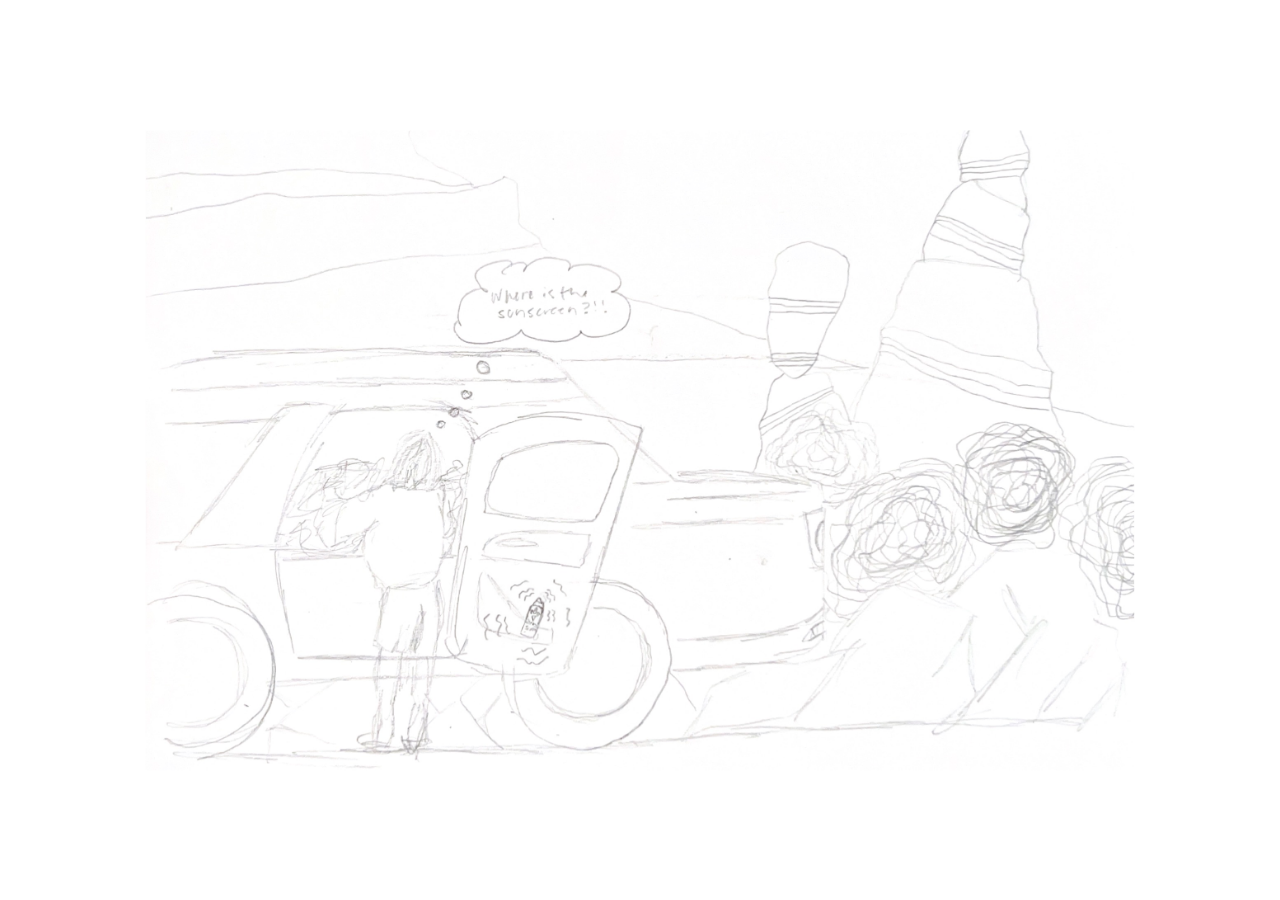
<file: index.html>
<!DOCTYPE html>
<html lang="en">
<head>
    <meta charset="UTF-8">
    <meta name="viewport" content="width=device-width, initial-scale=1.0">
    <title>Net Art</title>
    <link rel="stylesheet" href="stylsheet.css">
    <link rel="stylesheet" href="wiggle.css">
    <style>
        #corner-video {
            position: fixed;
            bottom: 20px;
            right: 20px;
            width: 160px;
            height: 90px;
            border: 2px solid white;
            z-index: 999; /* stays above the full-page link */
        }
    </style>
</head>
<body>
    <a href="Page2.html" id="bg-link"></a>

    <div class="stage" style="--bg-w: 2401; --bg-h: 1554; --x: 34.152%; --y: 69.884%; --w: 8.996%;">
        <a href="Page2.html" class="wiggle"><img src="Wiggle1.png" alt="Sunscreen bottle"></a>
    </div>

    <iframe
        id="corner-video"
        src="https://www.youtube.com/embed/WgjBaXpuSE4?enablejsapi=1&autoplay=1&mute=1&loop=1&playlist=WgjBaXpuSE4"
        title="YouTube video player"
        frameborder="0"
        allow="accelerometer; autoplay; clipboard-write; encrypted-media; gyroscope; picture-in-picture; web-share"
        referrerpolicy="strict-origin-when-cross-origin"
        allowfullscreen>
    </iframe>

    <script src="video.js"></script>
</body>
</html>
</file>
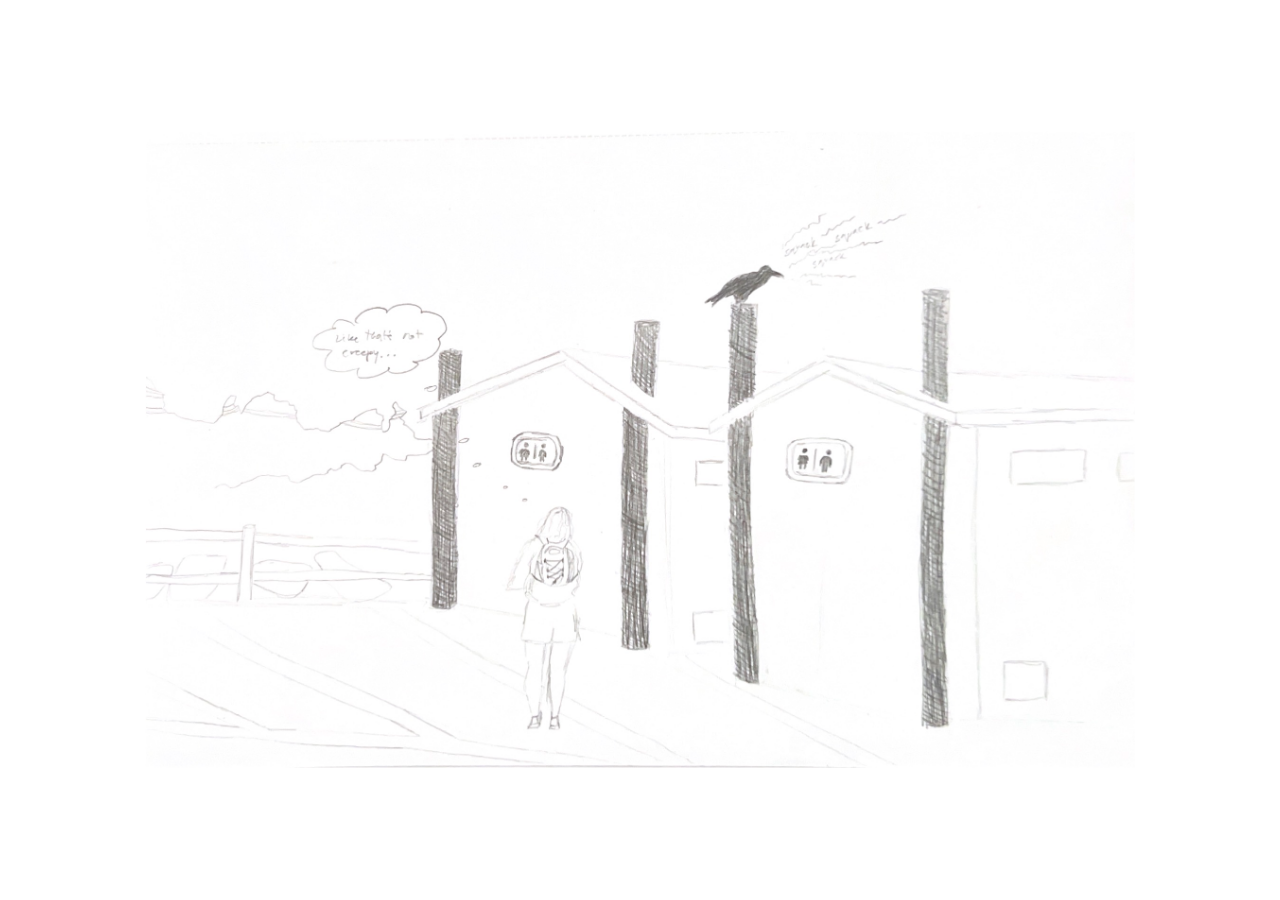
<file: Page2.html>
<!DOCTYPE html>
<html lang="en">
<head>
    <meta charset="UTF-8">
    <meta name="viewport" content="width=device-width, initial-scale=1.0">
    <title>Part_2</title>
    <link rel="stylesheet" href="stylesheet2.css">
    <link rel="stylesheet" href="wiggle.css">
<style>
        #corner-video {
            position: fixed;
            bottom: 20px;
            right: 20px;
            width: 160px;
            height: 90px;
            border: 2px solid white;
            z-index: 999; /* stays above the full-page link */
        }
    </style>
</head>
<body>
    <a href="Page3.html" id="bg2-link"></a>
    <div class="stage" style="--bg-w: 2093; --bg-h: 1347; --x: 55.423%; --y: 11.878%; --w: 21.882%;">
        <a href="Page3.html" class="wiggle"><img src="Wiggle2.png" alt=""></a>
    </div>
    <iframe
        id="corner-video"
        src="https://www.youtube.com/embed/WgjBaXpuSE4?enablejsapi=1&autoplay=1&mute=1&loop=1&playlist=WgjBaXpuSE4"
        title="YouTube video player"
        frameborder="0"
        allow="accelerometer; autoplay; clipboard-write; encrypted-media; gyroscope; picture-in-picture; web-share"
        referrerpolicy="strict-origin-when-cross-origin"
        allowfullscreen>
    </iframe>
    <script src="video.js"></script>
</body>
</html>
</file>
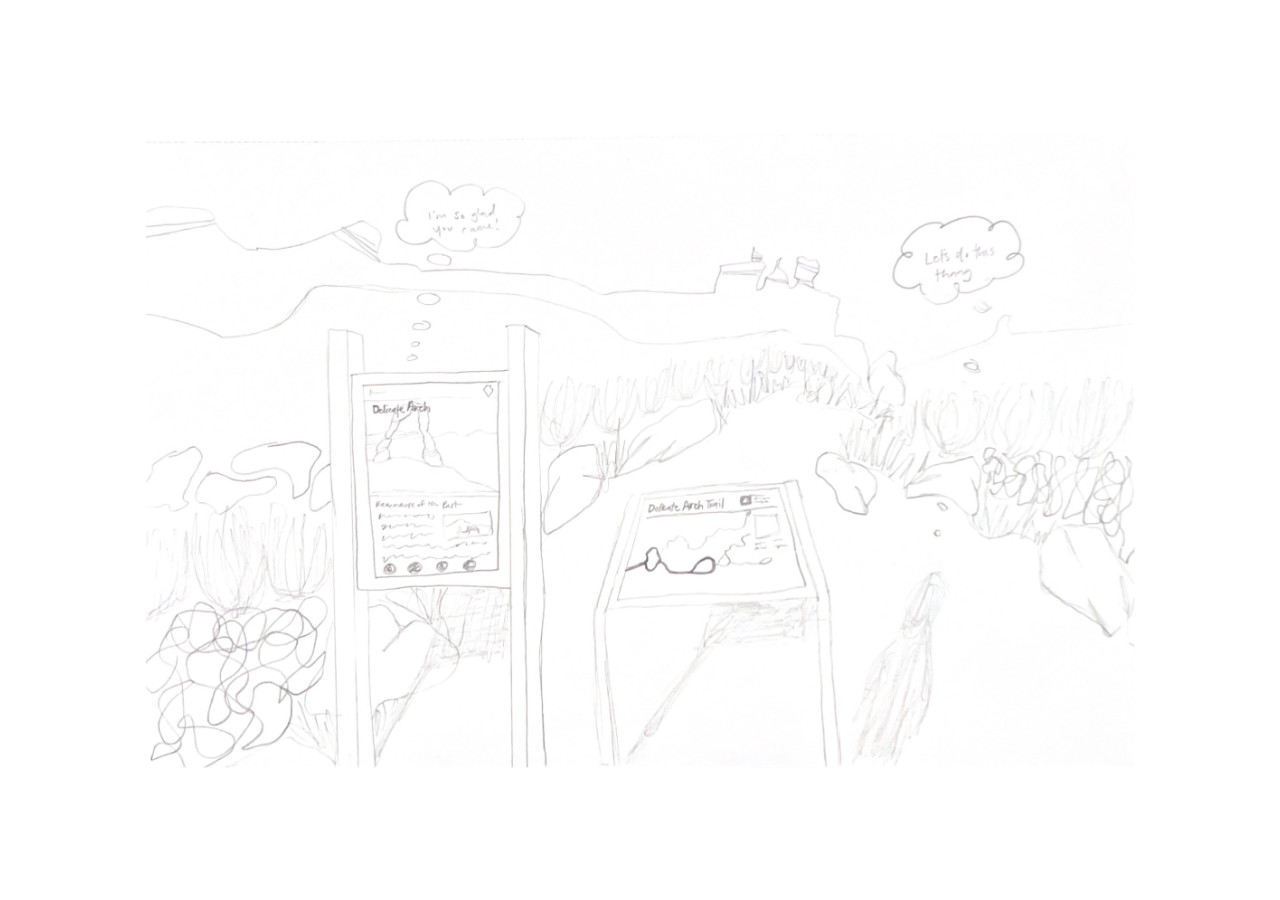
<file: Page3.html>
<!DOCTYPE html>
<html lang="en">
<head>
    <meta charset="UTF-8">
    <meta name="viewport" content="width=device-width, initial-scale=1.0">
    <title>Part 3</title>
    <link rel="stylesheet" href="stylesheet3.css">
    <link rel="stylesheet" href="wiggle.css">
<style>
        #corner-video {
            position: fixed;
            bottom: 20px;
            right: 20px;
            width: 160px;
            height: 90px;
            border: 2px solid white;
            z-index: 999; /* stays above the full-page link */
        }
    </style>
</head>
<body>
     <a href="Page4.html" id="bg3-link"></a>
    <div class="stage" style="--bg-w: 2189; --bg-h: 1404; --x: 70.078%; --y: 68.519%; --w: 12.974%;">
        <a href="Page4.html" class="wiggle"><img src="Wiggle3.png" alt=""></a>
    </div>
    <iframe
        id="corner-video"
        src="https://www.youtube.com/embed/WgjBaXpuSE4?enablejsapi=1&autoplay=1&mute=1&loop=1&playlist=WgjBaXpuSE4"
        title="YouTube video player"
        frameborder="0"
        allow="accelerometer; autoplay; clipboard-write; encrypted-media; gyroscope; picture-in-picture; web-share"
        referrerpolicy="strict-origin-when-cross-origin"
        allowfullscreen>
    </iframe>
    <script src="video.js"></script>
    </body>
</html>
</file>
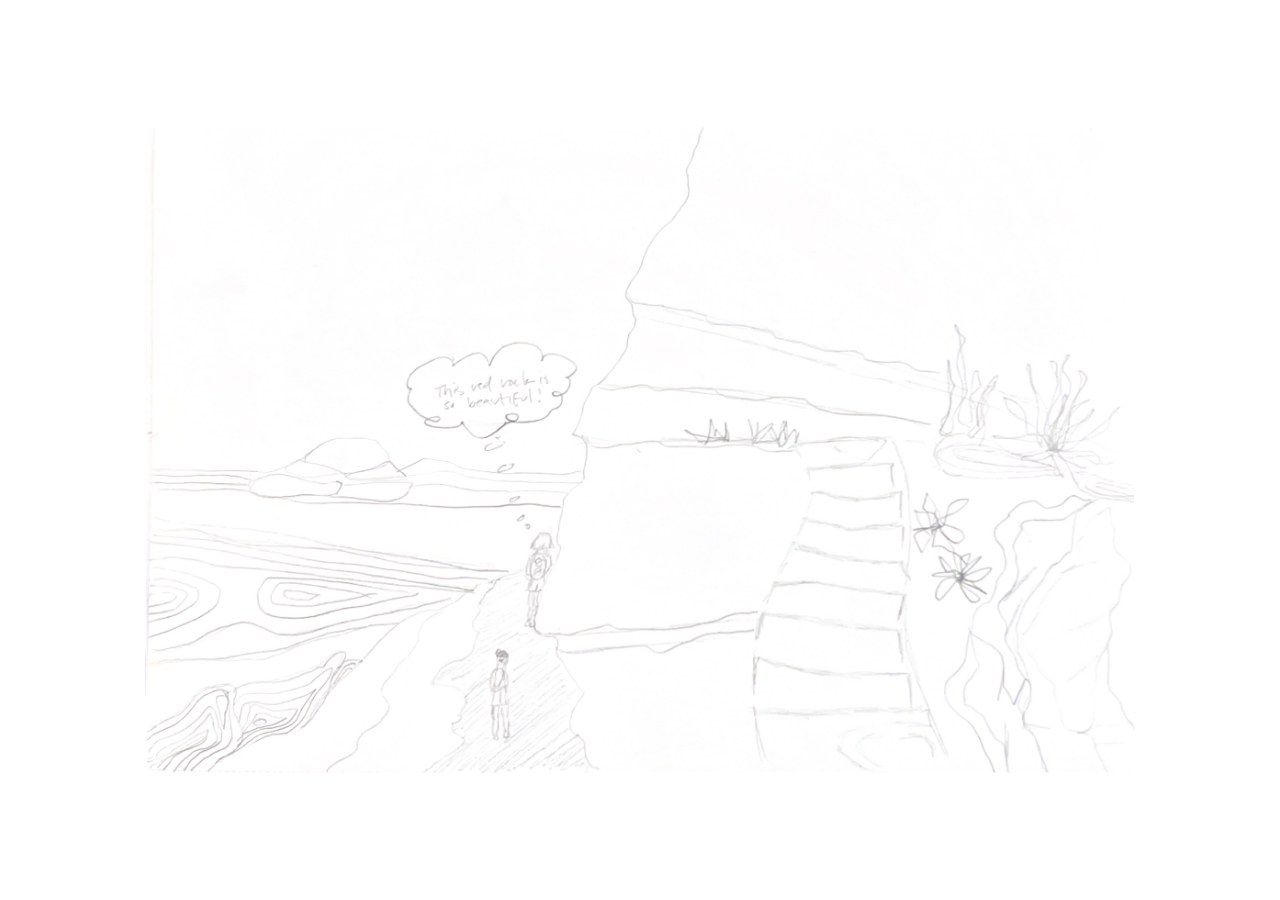
<file: Page4.html>
<!DOCTYPE html>
<html lang="en">
<head>
    <meta charset="UTF-8">
    <meta name="viewport" content="width=device-width, initial-scale=1.0">
    <title>Part 4</title>
    <link rel="stylesheet" href="stylesheet4.css">
    <link rel="stylesheet" href="wiggle.css">
<style>
        #corner-video {
            position: fixed;
            bottom: 20px;
            right: 20px;
            width: 160px;
            height: 90px;
            border: 2px solid white;
            z-index: 999; /* stays above the full-page link */
        }
    </style>
</head>
<body>
     <a href="Page5.html" id="bg4-link"></a>
    <div class="stage" style="--bg-w: 2155; --bg-h: 1407; --x: 34.524%; --y: 62.118%; --w: 7.239%;">
        <a href="Page5.html" class="wiggle"><img src="Wiggle4.png" alt=""></a>
    </div>
    <iframe
        id="corner-video"
        src="https://www.youtube.com/embed/WgjBaXpuSE4?enablejsapi=1&autoplay=1&mute=1&loop=1&playlist=WgjBaXpuSE4"
        title="YouTube video player"
        frameborder="0"
        allow="accelerometer; autoplay; clipboard-write; encrypted-media; gyroscope; picture-in-picture; web-share"
        referrerpolicy="strict-origin-when-cross-origin"
        allowfullscreen>
    </iframe>
    <script src="video.js"></script>
    </body>
</html>
</file>
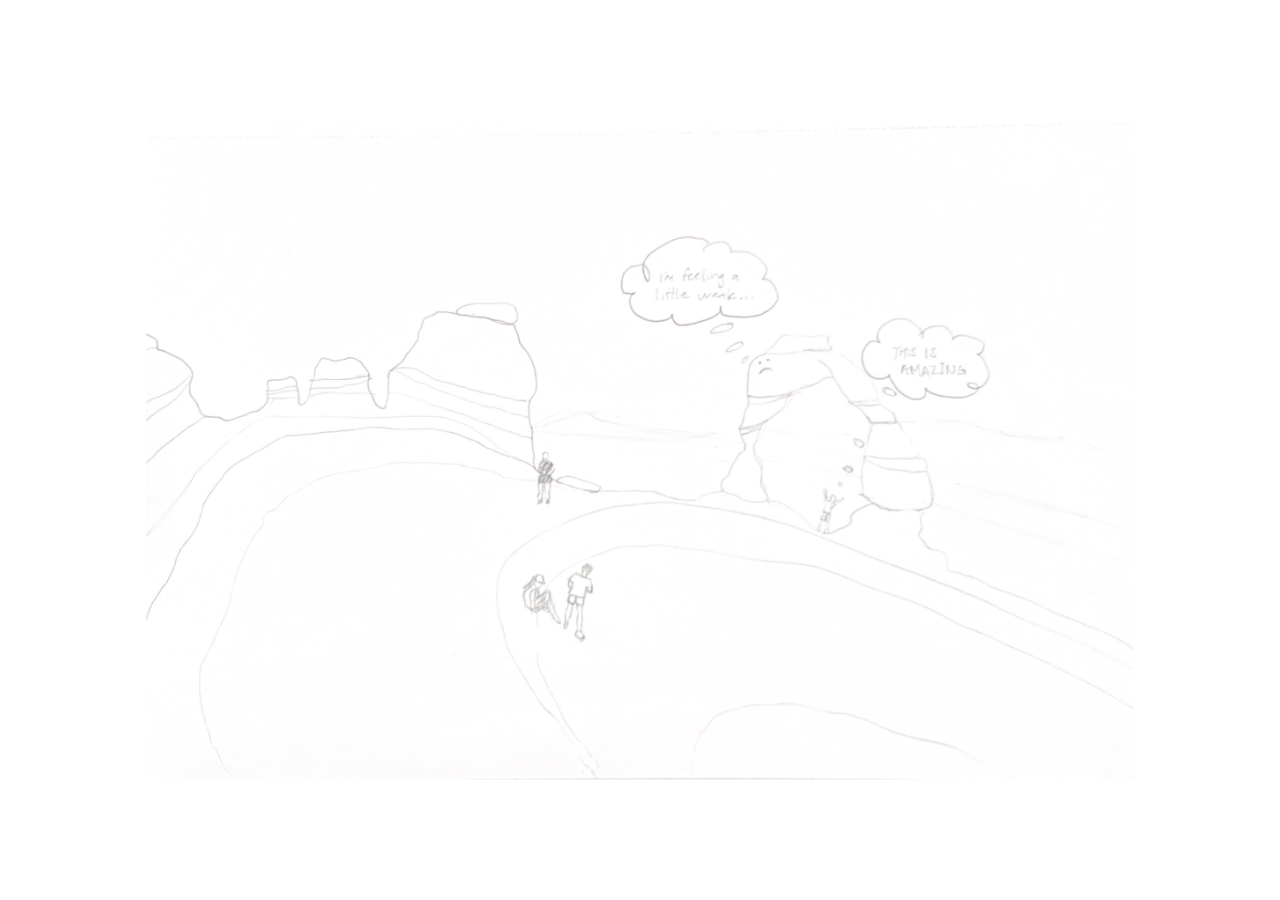
<file: Page5.html>
<!DOCTYPE html>
<html lang="en">
<head>
    <meta charset="UTF-8">
    <meta name="viewport" content="width=device-width, initial-scale=1.0">
    <title>Part 5</title>
    <link rel="stylesheet" href="stylesheet5.css">
    <link rel="stylesheet" href="wiggle.css">
<style>
        #corner-video {
            position: fixed;
            bottom: 20px;
            right: 20px;
            width: 160px;
            height: 90px;
            border: 2px solid white;
            z-index: 999; /* stays above the full-page link */
        }
    </style>
</head>
<body>
     <a href="Page6.html" id="bg5-link"></a>
    <div class="stage" style="--bg-w: 2246; --bg-h: 1495; --x: 60.997%; --y: 35.05%; --w: 4.987%;">
        <a href="Page6.html" class="wiggle"><img src="Wiggle5.png" alt=""></a>
    </div>
    <iframe
        id="corner-video"
        src="https://www.youtube.com/embed/WgjBaXpuSE4?enablejsapi=1&autoplay=1&mute=1&loop=1&playlist=WgjBaXpuSE4"
        title="YouTube video player"
        frameborder="0"
        allow="accelerometer; autoplay; clipboard-write; encrypted-media; gyroscope; picture-in-picture; web-share"
        referrerpolicy="strict-origin-when-cross-origin"
        allowfullscreen>
    </iframe>
    <script src="video.js"></script>
    </body>
</html>
</file>
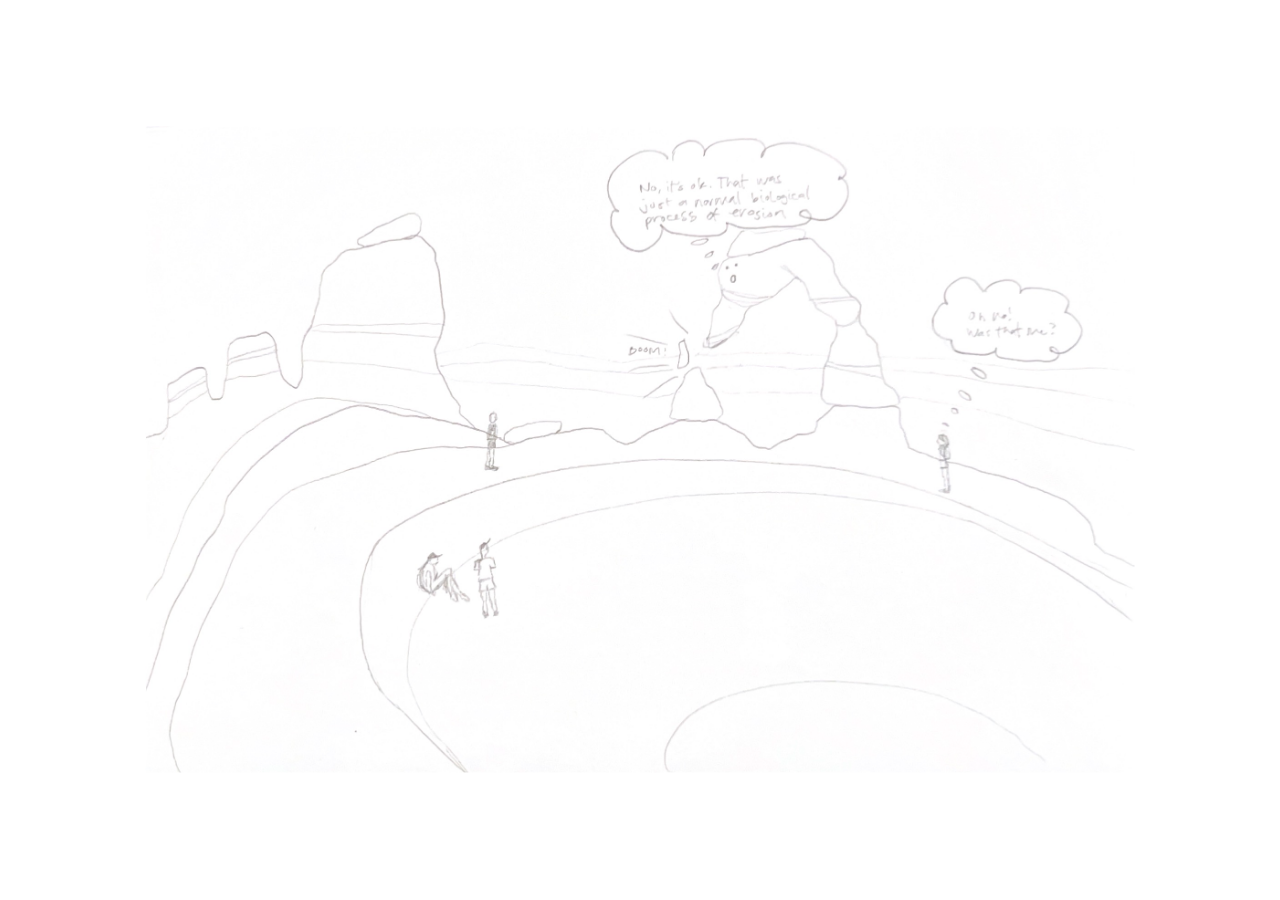
<file: Page6.html>
<!DOCTYPE html>
<html lang="en">
<head>
    <meta charset="UTF-8">
    <meta name="viewport" content="width=device-width, initial-scale=1.0">
    <title>Part 6</title>
    <link rel="stylesheet" href="stylesheet6.css">
    <link rel="stylesheet" href="wiggle.css">
<style>
        #corner-video {
            position: fixed;
            bottom: 20px;
            right: 20px;
            width: 160px;
            height: 90px;
            border: 2px solid white;
            z-index: 999; /* stays above the full-page link */
        }
    </style>
</head>
<body>
     <a href=""></a>
    <div class="stage" style="--bg-w: 2167; --bg-h: 1417; --x: 47.531%; --y: 27.241%; --w: 12.552%;">
        <div class="wiggle"><img src="Wiggle6.png" alt=""></div>
    </div>
        <iframe
        id="corner-video"
        src="https://www.youtube.com/embed/WgjBaXpuSE4?enablejsapi=1&autoplay=1&mute=1&loop=1&playlist=WgjBaXpuSE4"
        title="YouTube video player"
        frameborder="0"
        allow="accelerometer; autoplay; clipboard-write; encrypted-media; gyroscope; picture-in-picture; web-share"
        referrerpolicy="strict-origin-when-cross-origin"
        allowfullscreen>
        </iframe><iframe src="" frameborder="0"></iframe>
    <script src="video.js"></script>
</body>
</html>
</file>
<file: stylsheet.css>
html, body{
    min-height: 100vh;
    margin: 0;
    padding: 0;
}
html{
    background-image: url("Moab.1.jpg");
    background-repeat: no-repeat;
    background-size: 110vh;
    background-position: center;
    background-attachment: fixed;
}
#bg-link {
    display: flex;
    justify-content: center;
    align-items: center;
    width: 100%;
    min-height: 100vh;
    text-decoration: none;
    color: white;
    font-family: monospace;
}
</file>
<file: wiggle.css>
/* Shared wiggle animation for every page.

   .stage is an invisible box that sits exactly on top of the background
   drawing (same 110vh width, same centering), so anything placed inside it
   with percentages lines up with the drawing at any window size.

   Each page sets its own numbers on the .stage element:
     --bg-w / --bg-h : pixel size of that page's Moab background image
     --x / --y / --w : where the wiggling piece goes, and how wide it is,
                       as a percentage of the background drawing            */

.stage {
    position: fixed;
    left: 50%;
    top: 50%;
    width: 110vh;
    aspect-ratio: var(--bg-w) / var(--bg-h);
    transform: translate(-50%, -50%);
    pointer-events: none; /* clicks pass through to the full-page link */
    z-index: 5;
}

.wiggle {
    position: absolute;
    left: var(--x);
    top: var(--y);
    width: var(--w);
    pointer-events: auto;
    transform-origin: center;
    mix-blend-mode: multiply; /* hides the paper edges of the cut-out */
    animation: wiggle 0.12s ease-in-out infinite alternate;
}

.wiggle:hover {
    animation-duration: 0.05s; /* even faster under the mouse */
}

.wiggle img {
    display: block;
    width: 100%;
}

@keyframes wiggle {
    from { transform: rotate(-12deg); }
    to   { transform: rotate(12deg); }
}
</file>
<file: stylesheet2.css>
html, body{
    min-height: 100vh;
    margin: 0;
    padding: 0;
}
html{
    background-image: url("Moab.2.jpg");
    background-repeat: no-repeat;
    background-size: 110vh;
    background-position: center;
    background-attachment: fixed;
}
#bg2-link {
    display: flex;
    justify-content: center;
    align-items: center;
    width: 100%;
    min-height: 100vh;
    text-decoration: none;
    color: white;
    font-family: monospace;
}
</file>
<file: stylesheet3.css>
html, body{
    min-height: 100vh;
    margin: 0;
    padding: 0;
}
html{
    background-image: url("Moab.3.jpg");
    background-repeat: no-repeat;
    background-size: 110vh;
    background-position: center;
    background-attachment: fixed;
}
#bg3-link {
    display: flex;
    justify-content: center;
    align-items: center;
    width: 100%;
    min-height: 100vh;
    text-decoration: none;
    color: white;
    font-family: monospace;
}
</file>
<file: stylesheet4.css>
html, body{
    min-height: 100vh;
    margin: 0;
    padding: 0;
}
html{
    background-image: url("Moab.4.jpg");
    background-repeat: no-repeat;
    background-size: 110vh;
    background-position: center;
    background-attachment: fixed;
}
#bg4-link {
    display: flex;
    justify-content: center;
    align-items: center;
    width: 100%;
    min-height: 100vh;
    text-decoration: none;
    color: white;
    font-family: monospace;
}
</file>
<file: stylesheet5.css>
html, body{
    min-height: 100vh;
    margin: 0;
    padding: 0;
}
html{
    background-image: url("Moab.5.jpg");
    background-repeat: no-repeat;
    background-size: 110vh;
    background-position: center;
    background-attachment: fixed;
}
#bg5-link {
    display: flex;
    justify-content: center;
    align-items: center;
    width: 100%;
    min-height: 100vh;
    text-decoration: none;
    color: white;
    font-family: monospace;
}
</file>
<file: stylesheet6.css>
html, body{
    min-height: 100vh;
    margin: 0;
    padding: 0;
}
html{
    background-image: url("Moab.6.jpg");
    background-repeat: no-repeat;
    background-size: 110vh;
    background-position: center;
    background-attachment: fixed;
}
</file>
